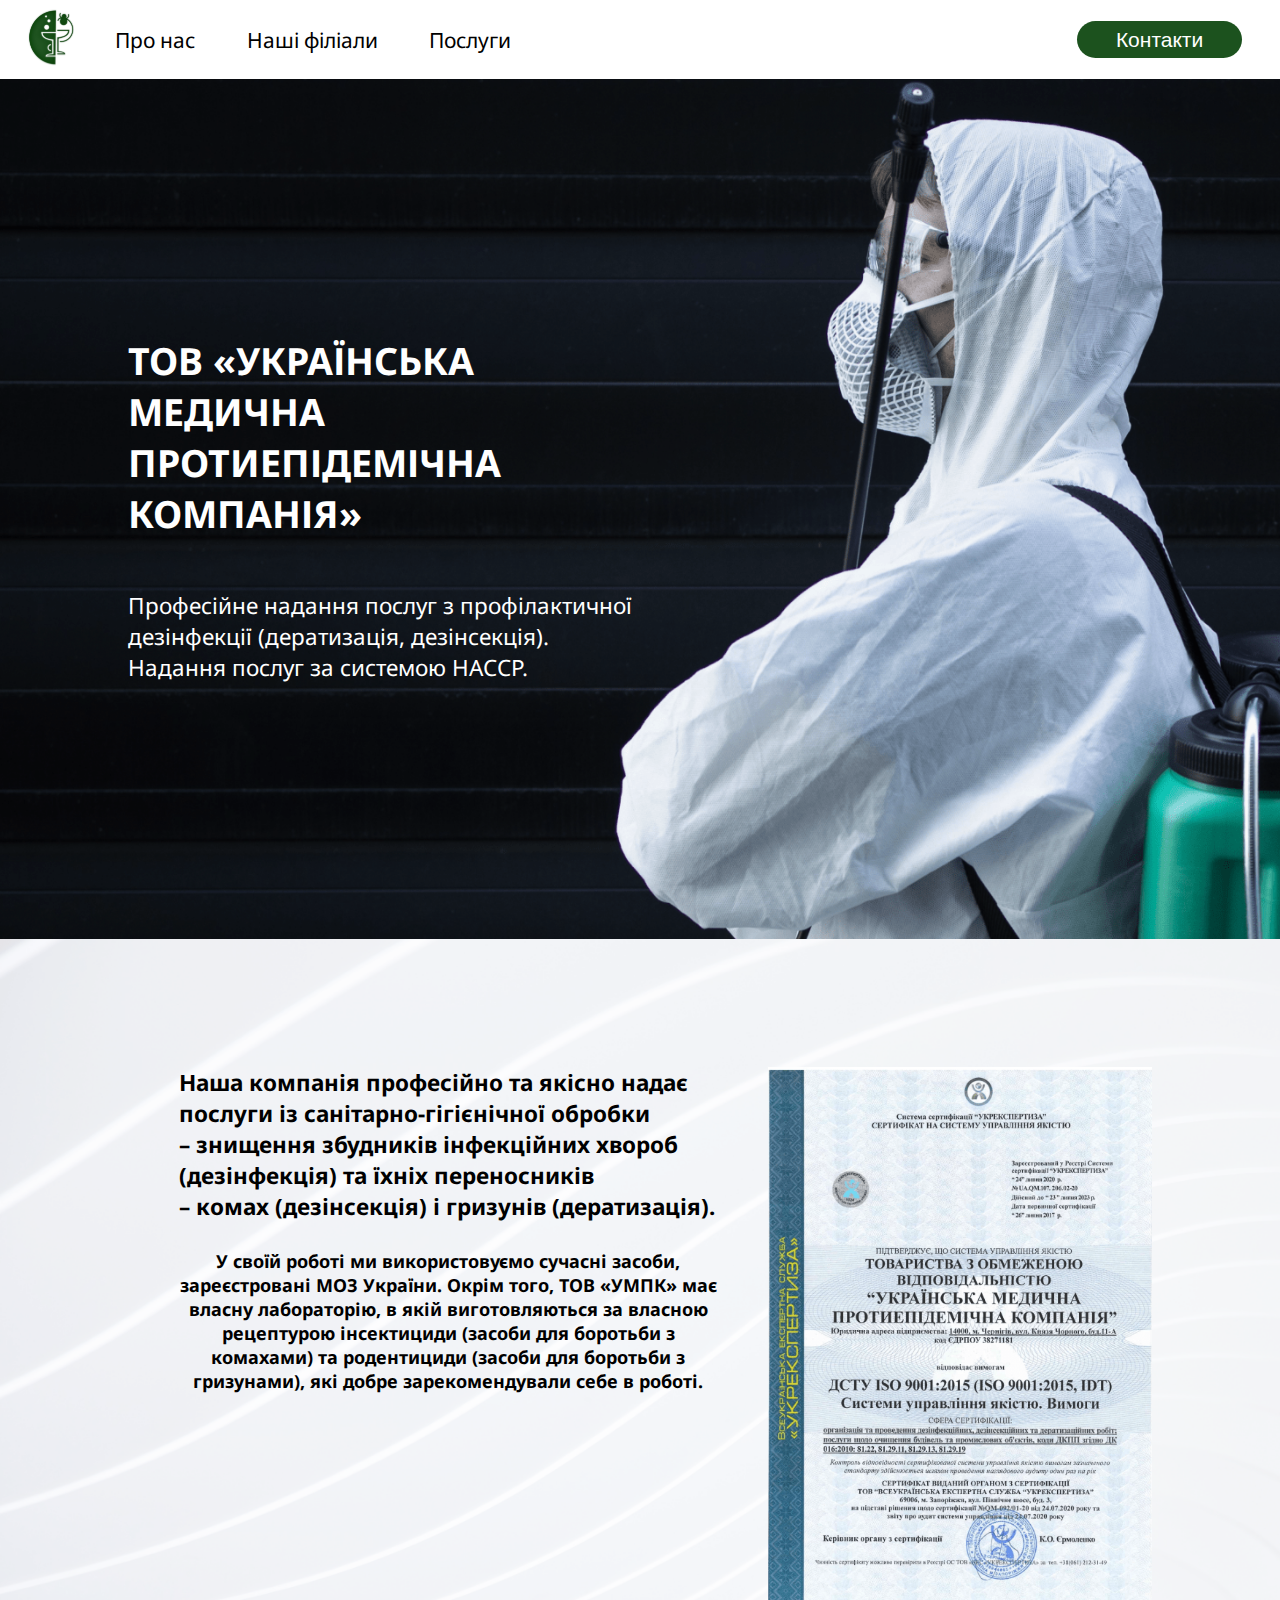
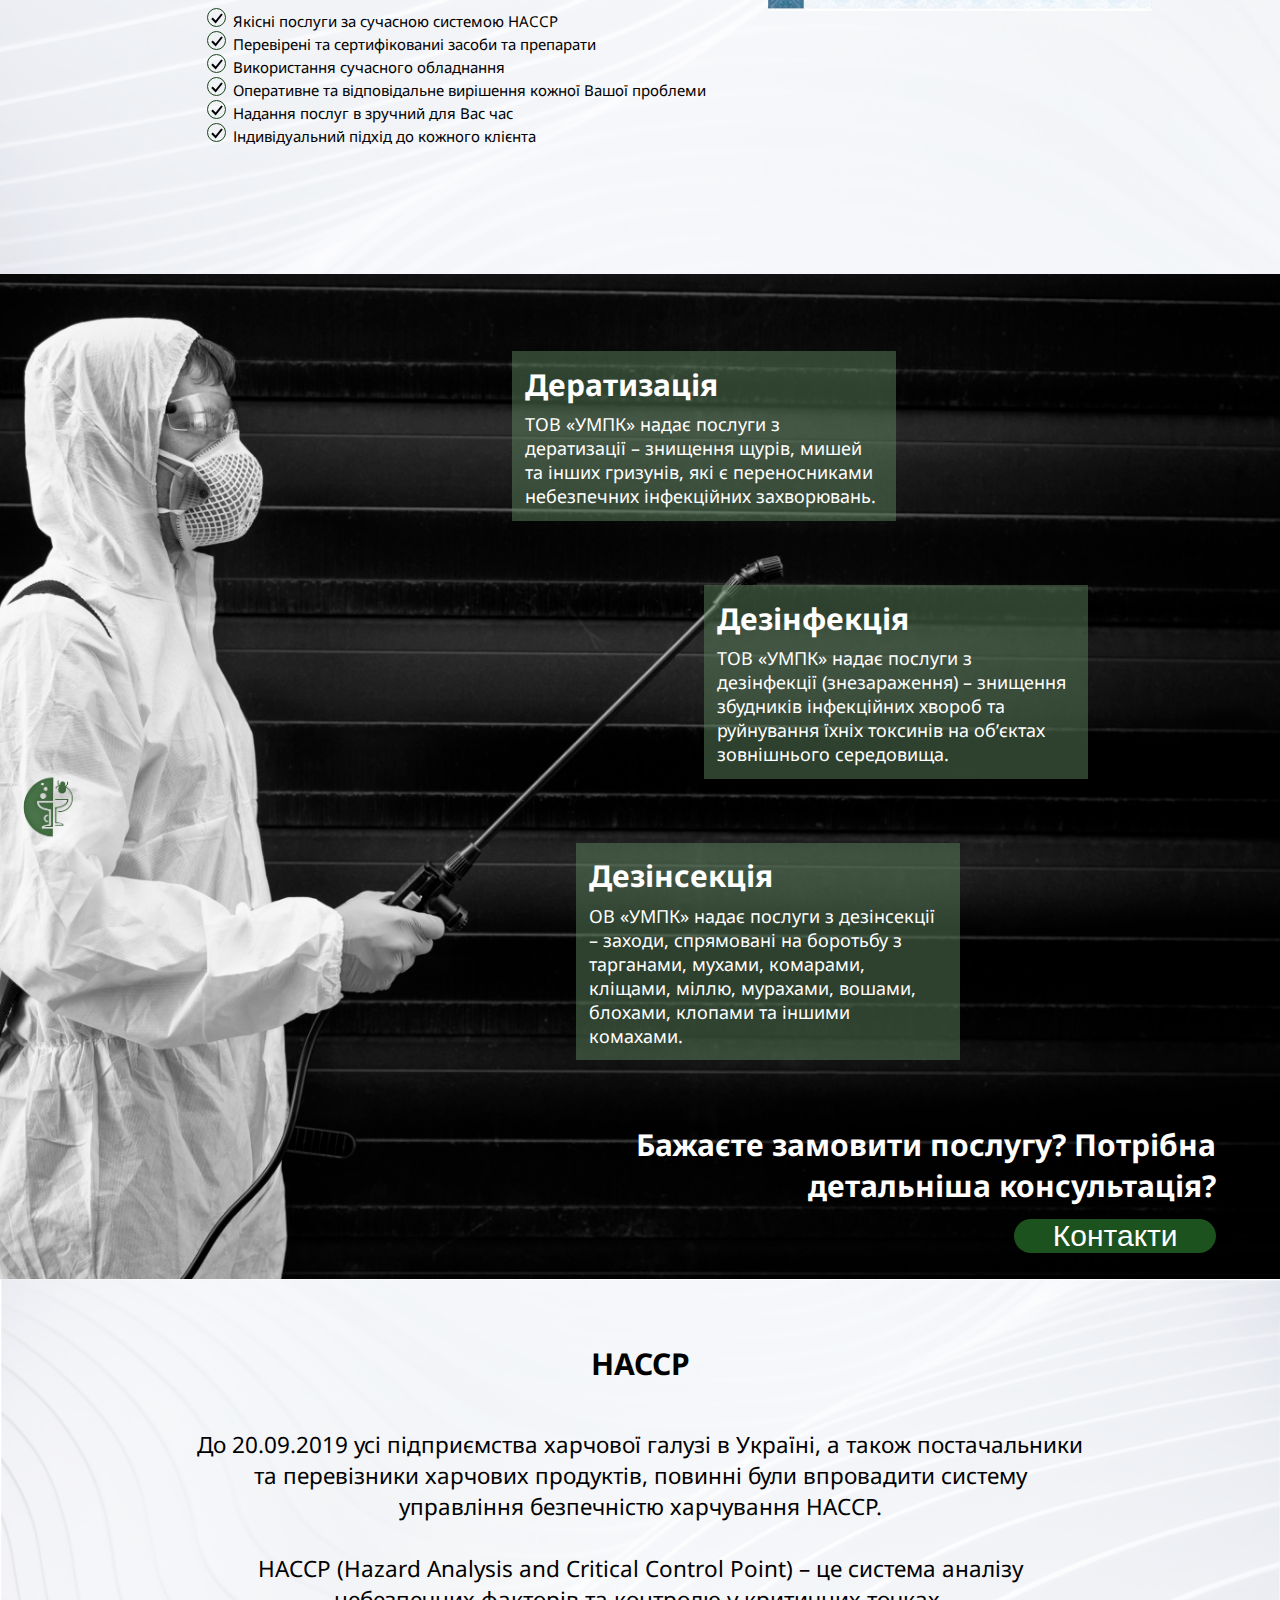
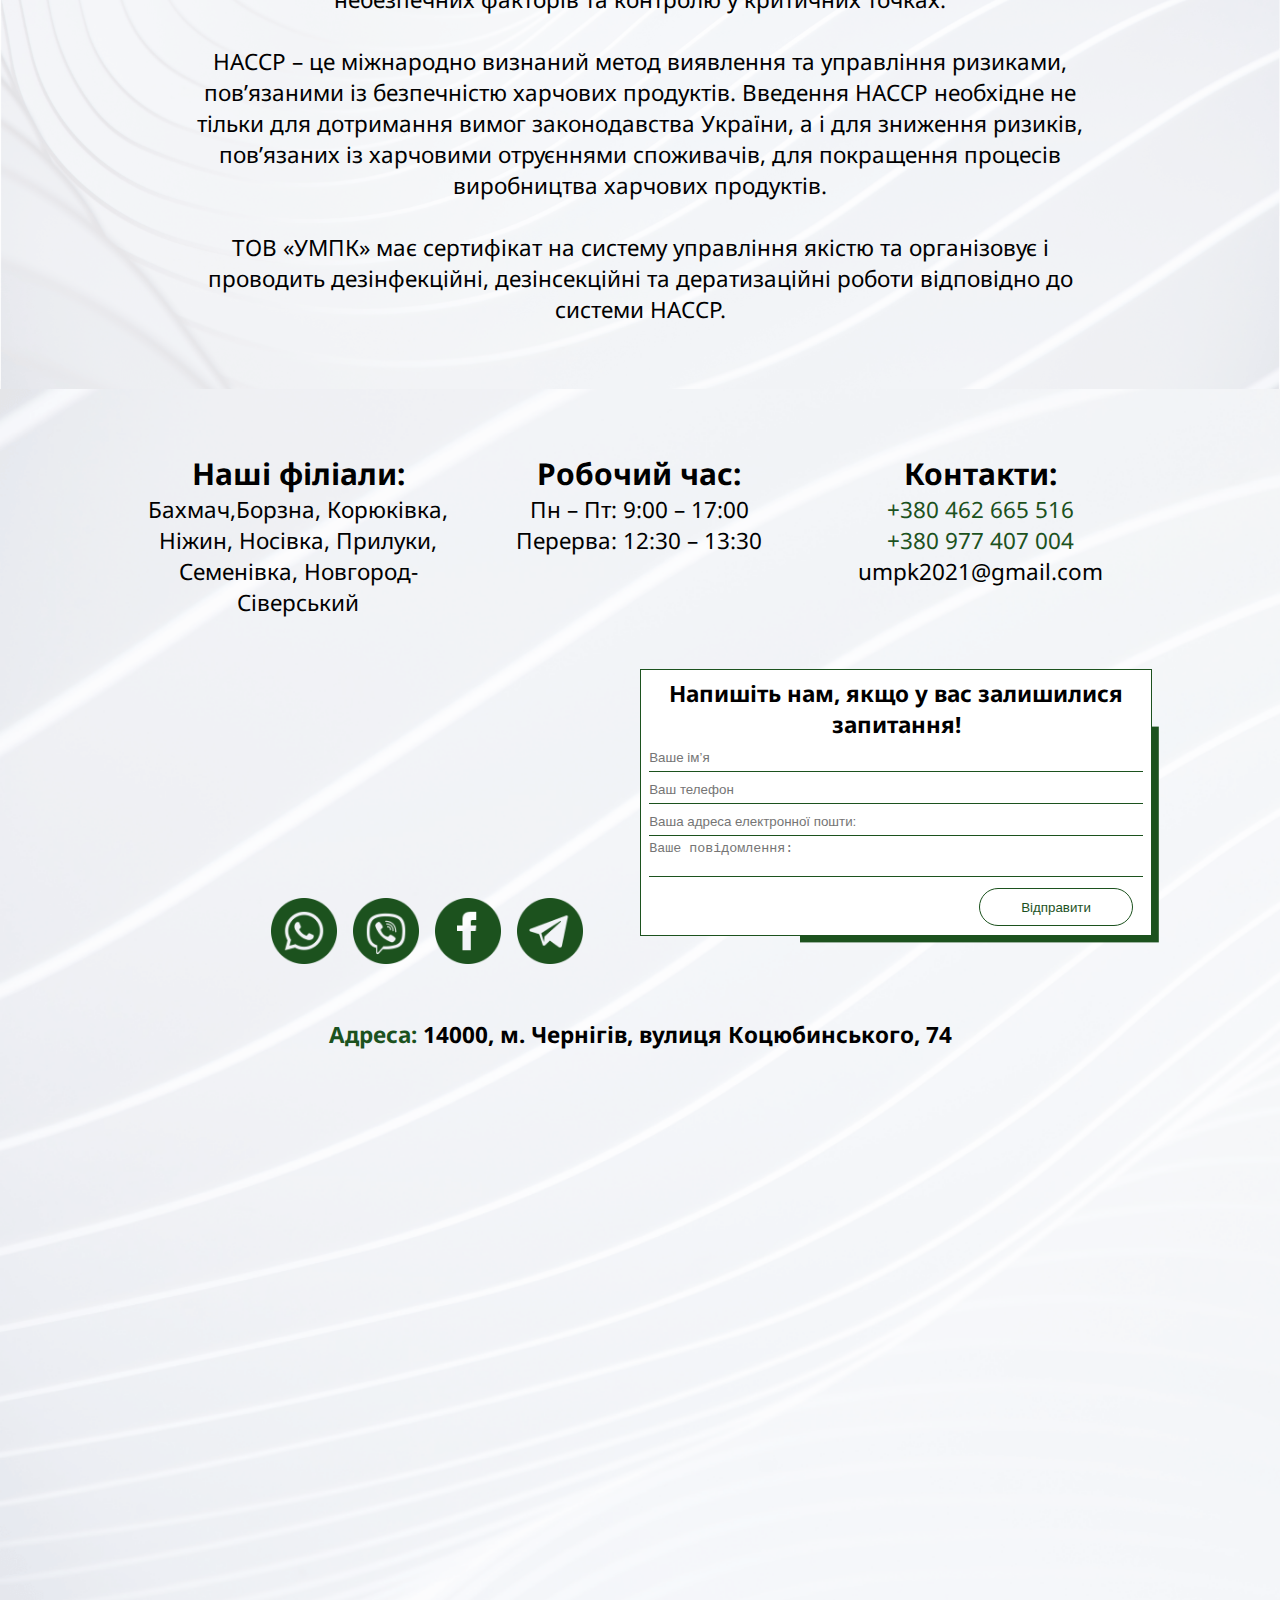
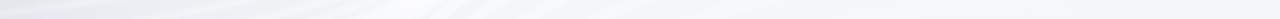
<file: index.html>
<!DOCTYPE html>
<html lang="uk">
  <head>
    <meta charset="UTF-8" />
    <meta http-equiv="X-UA-Compatible" content="IE=edge" />
    <meta name="viewport" content="width=device-width, initial-scale=1.0" />
    <meta name="description" content="Сайт компанії ТОВ 'УМПК'" />
    <title>UMPK</title>
    <link rel="stylesheet" type="text/css" href="css/style.css" />
    <link rel="preconnect" href="https://fonts.googleapis.com" />
    <link rel="preconnect" href="https://fonts.gstatic.com" crossorigin />
    <link
      href="https://fonts.googleapis.com/css2?family=Noto+Sans:wght@500;600&display=swap"
      rel="stylesheet"
    />
    <link
      href="https://cdn.jsdelivr.net/npm/bootstrap@5.2.3/dist/css/bootstrap.min.css"
      rel="stylesheet"
      integrity="sha384-rbsA2VBKQhggwzxH7pPCaAqO46MgnOM80zW1RWuH61DGLwZJEdK2Kadq2F9CUG65"
      crossorigin="anonymous"
    />
    <link rel="icon" href="/img/IMG_4781-removebg 1.svg" />
    <script
      src="https://cdn.jsdelivr.net/npm/bootstrap@5.2.3/dist/js/bootstrap.bundle.min.js"
      integrity="sha384-kenU1KFdBIe4zVF0s0G1M5b4hcpxyD9F7jL+jjXkk+Q2h455rYXK/7HAuoJl+0I4"
      crossorigin="anonymous"
    ></script>
  </head>
  <body>
    <section class="top-nav">
      <div>
        <img src="img/IMG_4781-removebg 1.svg" width="50" height="50" />
      </div>
      <input id="menu-toggle" type="checkbox" />
      <label class="menu-button-container" for="menu-toggle">
        <div class="menu-button"></div>
      </label>
      <ul class="menu">
        <li><a href="#tov">Про нас</a></li>
        <li><a href="#whiteManMobile">Послуги</a></li>
        <li><a href="#contactsMobile">Наші філіали</a></li>
        <li><a href="#contactsMobile">Контакти</a></li>
      </ul>
    </section>
    <section class="bottom-nav">
      <div class="header_section">
        <div class="HeaderLogo">
          <img src="img/IMG_4781-removebg 1.svg" />
        </div>
        <div class="header_item Button"><a href="#tov">Про нас</a></div>
        <div class="header_item Button">
          <a href="#contacts">Наші філіали</a>
        </div>
        <div class="header_item Button"><a href="#whiteMan">Послуги</a></div>
      </div>
      <div class="header_section">
        <button><a href="#contacts">Контакти</a></button>
      </div>
    </section>
    <section id="intro">
      <h1>ТОВ «УКРАЇНСЬКА МЕДИЧНА ПРОТИЕПІДЕМІЧНА КОМПАНІЯ»</h1>
      <p>
        Професійне надання послуг з профілактичної дезінфекції (дератизація,
        дезінсекція). Надання послуг за системою HACCP.
      </p>
    </section>
    <section id="tov">
      <div class="tovText">
        <h1>
          Наша компанія професійно та якісно надає послуги із
          санітарно-гігієнічної обробки <br />– знищення збудників інфекційних
          хвороб (дезінфекція) та їхніх переносників <br />– комах (дезінсекція)
          і гризунів (дератизація).
        </h1>
        <h2>
          У своїй роботі ми використовуємо сучасні засоби, зареєстровані МОЗ
          України. Окрім того, ТОВ «УМПК» має власну лабораторію, в якій
          виготовляються за власною рецептурою інсектициди (засоби для боротьби
          з комахами) та родентициди (засоби для боротьби з гризунами), які
          добре зарекомендували себе в роботі.
        </h2>
        <ul>
          <li>Якісні послуги за сучасною системою НАССР</li>
          <li>Перевірені та сертифікованиі засоби та препарати</li>
          <li>Використання сучасного обладнання</li>
          <li>Оперативне та відповідальне вирішення кожної Вашої проблеми</li>
          <li>Надання послуг в зручний для Вас час</li>
          <li>Індивідуальний підхід до кожного клієнта</li>
        </ul>
      </div>
      <div class="tovImg"><img src="/img/certificate.png" /></div>
    </section>
    <section id="haccpMobile">
      <h1>НАССР</h1>
      <p>
        До 20.09.2019 усі підприємства харчової галузі в Україні, а також
        постачальники та перевізники харчових продуктів, повинні були впровадити
        систему управління безпечністю харчування HACCP. <br /><br />НАССР
        (Hazard Analysis and Critical Control Point) – це система аналізу
        небезпечних факторів та контролю у критичних точках. <br /><br />НАССР –
        це міжнародно визнаний метод виявлення та управління ризиками,
        пов’язаними із безпечністю харчових продуктів. Введення НАССР необхідне
        не тільки для дотримання вимог законодавства України, а і для зниження
        ризиків, пов’язаних із харчовими отруєннями споживачів, для покращення
        процесів виробництва харчових продуктів.<br /><br />
        ТОВ «УМПК» має сертифікат на систему управління якістю та організовує і
        проводить дезінфекційні, дезінсекційні та дератизаційні роботи
        відповідно до системи HACCP.
      </p>
    </section>
    <section id="whiteMan">
      <div class="derat">
        <h2>Дератизація</h2>
        <p>
          ТОВ «УМПК» надає послуги з дератизації – знищення щурів, мишей та
          інших гризунів, які є переносниками небезпечних інфекційних
          захворювань.
        </p>
      </div>
      <div class="desinf">
        <h2>Дезінфекція</h2>
        <p>
          ТОВ «УМПК» надає послуги з дезінфекції (знезараження) – знищення
          збудників інфекційних хвороб та руйнування їхніх токсинів на об’єктах
          зовнішнього середовища.
        </p>
      </div>
      <div class="desinc">
        <h2>Дезінсекція</h2>
        <p>
          ОВ «УМПК» надає послуги з дезінсекції – заходи, спрямовані на боротьбу
          з тарганами, мухами, комарами, кліщами, міллю, мурахами, вошами,
          блохами, клопами та іншими комахами.
        </p>
      </div>
      <div class="whiteText">
        <h1>Бажаєте замовити послугу? Потрібна детальніша консультація?</h1>
        <button><a href="#contacts">Контакти</a></button>
      </div>
    </section>
    <section id="haccp">
      <h1>НАССР</h1>
      <p>
        До 20.09.2019 усі підприємства харчової галузі в Україні, а також
        постачальники та перевізники харчових продуктів, повинні були впровадити
        систему управління безпечністю харчування HACCP. <br /><br />НАССР
        (Hazard Analysis and Critical Control Point) – це система аналізу
        небезпечних факторів та контролю у критичних точках. <br /><br />НАССР –
        це міжнародно визнаний метод виявлення та управління ризиками,
        пов’язаними із безпечністю харчових продуктів. Введення НАССР необхідне
        не тільки для дотримання вимог законодавства України, а і для зниження
        ризиків, пов’язаних із харчовими отруєннями споживачів, для покращення
        процесів виробництва харчових продуктів.<br /><br />
        ТОВ «УМПК» має сертифікат на систему управління якістю та організовує і
        проводить дезінфекційні, дезінсекційні та дератизаційні роботи
        відповідно до системи HACCP.
      </p>
    </section>
    <section id="whiteManMobile">
      <div class="derat">
        <h2>Дератизація</h2>
        <p>
          ТОВ «УМПК» надає послуги з дератизації – знищення щурів, мишей та
          інших гризунів, які є переносниками небезпечних інфекційних
          захворювань.
        </p>
      </div>
      <div class="desinf">
        <h2>Дезінфекція</h2>
        <p>
          ТОВ «УМПК» надає послуги з дезінфекції (знезараження) – знищення
          збудників інфекційних хвороб та руйнування їхніх токсинів на об’єктах
          зовнішнього середовища.
        </p>
      </div>
      <div class="desinc">
        <h2>Дезінсекція</h2>
        <p>
          ОВ «УМПК» надає послуги з дезінсекції – заходи, спрямовані на боротьбу
          з тарганами, мухами, комарами, кліщами, міллю, мурахами, вошами,
          блохами, клопами та іншими комахами.
        </p>
      </div>
      <div class="whiteText">
        <h1>Бажаєте замовити послугу? Потрібна детальніша консультація?</h1>
        <button><a href="#contactsMobile">Контакти</a></button>
      </div>
    </section>
    <section id="contacts">
      <div class="wrapper">
        <div class="contacts">
          <h1>Наші філіали:</h1>
          <p>
            Бахмач,Борзна, Корюківка, <br />Ніжин, Носівка, Прилуки, Семенівка,
            Новгород-Сіверський
          </p>
        </div>
        <div class="contacts">
          <h1>Робочий час:</h1>
          <p>Пн – Пт: 9:00 – 17:00 <br />Перерва: 12:30 – 13:30</p>
        </div>
        <div class="contacts">
          <h1>Контакти:</h1>
          <p>
            <a href="tel:+380462665516">+380 462 665 516</a>
            <br />
            <a href="tel:+380977407004">+380 977 407 004</a>
            <br />
            <a class="mail" href="mailto:umpk2021@gmail.com"
              >umpk2021@gmail.com</a
            >
          </p>
        </div>
      </div>
      <div class="linksForms">
        <div class="links">
          <a href="https://api.whatsapp.com/send?phone=380977407004&text=UMPK"
            ><img src="/img/iconmonstr-whatsapp-4-72.png" /></a
          ><a href="https://msng.link/o/?380977407004=vi"
            ><img src="/img/iconmonstr-viber-4-72.png" /></a
          ><a
            href="https://www.facebook.com/people/Тов-Умпк/100087955585278/?mibextid=LQQJ4d"
            ><img src="img/iconmonstr-facebook-4-72.png" /></a
          ><a href="https://t.me/+380977407004"
            ><img src="/img/iconmonstr-telegram-4-72.png"
          /></a>
        </div>

        <div class="form">
          <form
            action="https://formspree.io/f/myyvqbrd"
            method="POST"
            target="_blank"
          >
            <h1>Напишіть нам, якщо у вас залишилися запитання!</h1>
            <div class="formEl">
              <input type="name" name="name" placeholder="Ваше імʼя" />
            </div>
            <div class="formEL">
              <input type="tel" name="tel" placeholder="Ваш телефон" />
            </div>
            <div class="formEl">
              <input
                type="email"
                name="email"
                placeholder="Ваша адреса електронної пошти:"
              />
            </div>
            <div class="formEl">
              <textarea
                name="message"
                placeholder="Ваше повідомлення:"
              ></textarea>
            </div>

            <!-- your other form fields go here -->
            <button type="submit">Відправити</button>
          </form>
        </div>
      </div>
      <h2><span>Адреса:</span> 14000, м. Чернігів, вулиця Коцюбинського, 74</h2>
      <iframe
        src="https://www.google.com/maps/embed?pb=!1m18!1m12!1m3!1d2483.978914671415!2d31.29878271580608!3d51.495254419412156!2m3!1f0!2f0!3f0!3m2!1i1024!2i768!4f13.1!3m3!1m2!1s0x46d548f25b1b612f%3A0x7b2fe113f473ef62!2z0LLRg9C70LjRhtGPINCa0L7RhtGO0LHQuNC90YHRjNC60L7Qs9C-LCA3NCwg0KfQtdGA0L3RltCz0ZbQsiwg0KfQtdGA0L3RltCz0ZbQstGB0YzQutCwINC-0LHQu9Cw0YHRgtGMLCAxNDAwMA!5e0!3m2!1suk!2sua!4v1670067713557!5m2!1suk!2sua"
        width="100%"
        height="450"
        style="border: 0"
        allowfullscreen=""
        loading="lazy"
        referrerpolicy="no-referrer-when-downgrade"
      ></iframe>
    </section>
    <section id="contactsMobile">
      <div class="wrapper">
        <div class="contacts">
          <h1>Робочий час:</h1>
          <p>Пн – Пт: 9:00 – 17:00 <br />Перерва: 12:30 – 13:30</p>
        </div>
        <div class="contacts">
          <h1>Контакти:</h1>
          <p>
            <a href="tel:+380462665516">+380 462 665 516</a>
            <br />
            <a href="tel:+380977407004">+380 977 407 004</a>
            <br />
            <a class="mail" href="mailto:umpk2021@gmail.com"
              >umpk2021@gmail.com</a
            >
          </p>
        </div>
      </div>
      <div class="form">
        <form
          action="https://formspree.io/f/myyvqbrd"
          method="POST"
          target="_blank"
        >
          <h1>Напишіть нам, якщо у вас залишилися запитання!</h1>
          <div class="formEl">
            <input type="name" name="name" placeholder="Ваше імʼя" />
          </div>
          <div class="formEL">
            <input type="tel" name="tel" placeholder="Ваш телефон" />
          </div>
          <div class="formEl">
            <input
              type="email"
              name="email"
              placeholder="Ваша адреса електронної пошти:"
            />
          </div>
          <div class="formEl">
            <textarea
              name="message"
              placeholder="Ваше повідомлення:"
            ></textarea>
          </div>

          <!-- your other form fields go here -->
          <button type="submit">Відправити</button>
        </form>
      </div>
      <div class="filiali">
        <h1>Наші філіали:</h1>
        <p>
          Бахмач,Борзна, Корюківка, <br />Ніжин, Носівка, Прилуки, Семенівка,
          Новгород-Сіверський
        </p>
      </div>
      <h2><span>Адреса:</span> 14000, м. Чернігів, вулиця Коцюбинського, 74</h2>
      <iframe
        src="https://www.google.com/maps/embed?pb=!1m18!1m12!1m3!1d2483.978914671415!2d31.29878271580608!3d51.495254419412156!2m3!1f0!2f0!3f0!3m2!1i1024!2i768!4f13.1!3m3!1m2!1s0x46d548f25b1b612f%3A0x7b2fe113f473ef62!2z0LLRg9C70LjRhtGPINCa0L7RhtGO0LHQuNC90YHRjNC60L7Qs9C-LCA3NCwg0KfQtdGA0L3RltCz0ZbQsiwg0KfQtdGA0L3RltCz0ZbQstGB0YzQutCwINC-0LHQu9Cw0YHRgtGMLCAxNDAwMA!5e0!3m2!1suk!2sua!4v1670067713557!5m2!1suk!2sua"
        width="100%"
        height="450"
        style="border: 0"
        allowfullscreen=""
        loading="lazy"
        referrerpolicy="no-referrer-when-downgrade"
      ></iframe>
      <div class="links">
        <a href="https://api.whatsapp.com/send?phone=380977407004&text=UMPK"
          ><img src="/img/iconmonstr-whatsapp-4-72.png" /></a
        ><a href="https://msng.link/o/?380977407004=vi"
          ><img src="/img/iconmonstr-viber-4-72.png" /></a
        ><a
          href="https://www.facebook.com/people/Тов-Умпк/100087955585278/?mibextid=LQQJ4d"
          ><img src="img/iconmonstr-facebook-4-72.png" /></a
        ><a href="https://t.me/+380977407004"
          ><img src="/img/iconmonstr-telegram-4-72.png"
        /></a>
      </div>
    </section>
  </body>
</html>
</file>
<file: css/style.css>
@import url(https://fonts.googleapis.com/css?family=Raleway);
* {
  margin: 0;
  padding: 0;
  box-sizing: border-box;
}

h2 {
  vertical-align: center;
  text-align: center;
}

body,
html {
  scroll-behavior: smooth;
  font-family: "Noto sans", sans-serif;
  font-size: 15px;
}

/*-------DESKTOP VERSION------------*/
@media screen and (min-width: 700px) {
  .top-nav {
    display: none;
  }
  .bottom-nav {
    width: 100%;
    display: flex;
    justify-content: space-between;
    padding: 0 1vw;
    background-color: white;
  }
  .bottom-nav a {
    transition: 0.4s ease-in-out;
    text-decoration: none;
    color: black;
    font-size: 1.4rem;
  }
  .bottom-nav button {
    padding: 0.5vw 3vw;
    margin-right: 2vw;
    border-radius: 20px;
    background-color: #1c521e;
    border: 0;
    transition: 0.4s ease-in-out;
  }
  .bottom-nav button a {
    color: white;
  }
  .bottom-nav button:hover {
    background-color: black;
  }
  .header_section {
    display: flex;
    align-items: center;
  }
  .header_item {
    padding: 0.5vw 2vw;
  }
  .header_item:hover a {
    color: green;
  }
  .HeaderLogo {
    padding-top: 1%;
  }
  #intro {
    background-image: url(../img/main.png);
    background-repeat: no-repeat;
    -webkit-background-size: cover;
    -moz-background-size: cover;
    -o-background-size: cover;
    background-size: cover;
    background-position: center;
    padding: 20% 10%;
  }
  #intro h1 {
    width: 50%;
    color: white;
    font-size: 2.5rem;
  }
  #intro p {
    margin-top: 5%;
    width: 50%;
    font-size: 1.5rem;
    color: white;
  }
  #tov {
    display: flex;
    flex-direction: row;
    background-image: url(../img/bgOne.png);
    background-repeat: no-repeat;
    background-size: cover;
    padding: 10%;
  }
  #tov .tovImg img {
    width: 30vw;
  }
  #tov .tovText {
    padding: 0 5%;
  }
  #tov .tovText h1 {
    font-size: 1.5rem;
  }
  #tov .tovText h2 {
    margin-top: 5%;
    font-size: 1.2rem;
  }
  #tov .tovText ul {
    margin-top: 40%;
    margin-left: 10%;
    list-style-image: url(../img/Group\ 198.svg);
  }
  #whiteManMobile {
    display: none;
  }
  #whiteMan {
    background-image: url(../img/whiteManTwo.png);
    background-repeat: no-repeat;
    -webkit-background-size: cover;
    -moz-background-size: cover;
    -o-background-size: cover;
    background-size: cover;
    background-position: center;
    text-align: left;
    padding: 1% 0;
  }
  #whiteMan h2,
  #whiteMan p {
    color: white;
  }
  #whiteMan p {
    font-size: 1.2rem;
    margin-top: 2%;
  }
  #whiteMan h2 {
    text-align: left;
    font-size: 2rem;
  }
  #whiteMan .derat {
    text-align: left;
    padding: 1%;
    background-color: rgba(92, 130, 93, 0.5);
    margin: 5% 0;
    margin-left: 40vw;
    width: 30vw;
  }
  #whiteMan .desinf {
    text-align: left;
    padding: 1%;
    background-color: rgba(92, 130, 93, 0.5);
    margin: 5% 0;
    margin-left: 55vw;
    width: 30vw;
  }
  #whiteMan .desinc {
    text-align: left;
    padding: 1%;
    background-color: rgba(92, 130, 93, 0.5);
    margin: 5% 0;
    margin-left: 45vw;
    width: 30vw;
  }
  #whiteMan .whiteText {
    width: 50vw;
    text-align: right;
    margin-left: 45vw;
  }
  #whiteMan .whiteText h1 {
    color: white;
  }
  #whiteMan .whiteText button {
    padding: 0 3vw;
    margin: 1vw 0;
    border-radius: 30px;
    background-color: #1c521e;
    border: 0;
    transition: 0.4s ease-in-out;
  }
  #whiteMan .whiteText button button:hover {
    background-color: black;
  }
  #whiteMan .whiteText button a {
    color: white;
    text-decoration: none;
    font-size: 2rem;
  }
  #haccpMobile {
    display: none;
  }
  #haccp {
    text-align: center;
    background-image: url(../img/bgTwo.png);
    background-repeat: no-repeat;
    background-size: cover;
    padding: 5% 15%;
  }
  #haccp h1 {
    font-size: 2rem;
  }
  #haccp p {
    font-size: 1.5rem;
    margin-top: 5%;
  }
  #contactsMobile {
    display: none;
  }
  #contacts {
    text-align: center;
    background-image: url(../img/bgThree.png);
    background-repeat: no-repeat;
    background-size: cover;
    padding: 5% 10%;
  }
  #contacts span {
    color: #1c521e;
  }
  #contacts p {
    font-size: 1.5rem;
  }
  #contacts h2 {
    margin-bottom: 5%;
  }
  #contacts a {
    text-decoration: none;
    color: #1c521e;
  }
  #contacts .mail {
    transition: 0.4s ease-in-out;
    color: black;
  }
  #contacts .mail:hover {
    color: #1c521e;
  }
  #contacts .wrapper {
    display: flex;
    flex-direction: row;
  }
  #contacts .contacts {
    width: 33.3%;
  }
  form {
    border: 1px solid #1c521e;
    padding: 2%;
    background-color: #fff;
    width: 40vw;
    text-align: center;
  }
  form h1 {
    font-size: 1.5rem;
  }
  form input {
    margin-top: 1%;
    width: 100%;
    height: 3vh;
    border-top: 0 white;
    border-right: 0 white;
    border-left: 0 white;
    border-bottom: 1px solid #1c521e;
  }
  form textarea {
    margin-top: 1%;
    height: 4vh;
    border-top: 0 white;
    border-right: 0 white;
    border-left: 0 white;
    border-bottom: 1px solid #1c521e;
    width: 100%;
    resize: none;
  }
  form button {
    margin-top: 1.5%;
    width: 12vw;
    height: 3vw;
    border-radius: 2vw;
    background-color: #fff;
    border: 1px solid #1c521e;
    color: #1c521e;
    margin-left: 25vw;
  }
  .form {
    margin: 0 auto;
    height: fit-content;
    width: 50%;
    box-shadow: 10.5vw 2.5vw 0px -2vw #1c521e;
  }
  .linksForms {
    display: flex;
    flex-direction: row;
    justify-content: space-between;
    padding: 5% 10%;
    width: 100%;
  }
  .links {
    margin: 0 auto;
    padding: 0 5%;
    display: flex;
    flex-direction: row;
    width: 50%;
  }
  .links a {
    margin-top: 70%;
    margin-right: 5%;
  }
  .links img {
    width: 100%;
  }
}
/*-------MOBILE VERSION-------*/
@media screen and (max-width: 700px) {
  .bottom-nav {
    display: none;
  }
  .top-nav {
    display: flex;
    flex-direction: row;
    align-items: center;
    justify-content: space-between;
    background-color: #00baf0;
    background: white;
    /* W3C, IE 10+/ Edge, Firefox 16+, Chrome 26+, Opera 12+, Safari 7+ */
    color: rgb(17, 21, 28);
    height: 50px;
    padding: 1em;
  }
  .top-nav a {
    text-decoration: none;
    color: white;
  }
  .menu {
    display: flex;
    flex-direction: row;
    list-style-type: none;
    margin: 0;
    padding: 0;
  }
  .menu > li {
    margin: 0 1rem;
    overflow: hidden;
  }
  .menu-button-container {
    display: none;
    height: 100%;
    width: 30px;
    cursor: pointer;
    flex-direction: column;
    justify-content: center;
    align-items: center;
  }
  #menu-toggle {
    display: none;
  }
  .menu-button,
  .menu-button::before,
  .menu-button::after {
    display: block;
    background-color: #1c521e;
    position: absolute;
    height: 4px;
    width: 30px;
    transition: transform 400ms cubic-bezier(0.23, 1, 0.32, 1);
    border-radius: 2px;
  }
  .menu-button::before {
    content: "";
    margin-top: -8px;
  }
  .menu-button::after {
    content: "";
    margin-top: 8px;
  }
  #menu-toggle:checked + .menu-button-container .menu-button::before {
    margin-top: 0px;
    transform: rotate(405deg);
  }
  #menu-toggle:checked + .menu-button-container .menu-button {
    background: #0e1115;
  }
  #menu-toggle:checked + .menu-button-container .menu-button::after {
    margin-top: 0px;
    transform: rotate(-405deg);
  }
}
@media screen and (max-width: 700px) and (max-width: 700px) {
  .nav {
    display: none;
    visibility: hidden;
  }
  .menu-button-container {
    display: flex;
  }
  .menu {
    position: absolute;
    top: 0;
    margin-top: 50px;
    left: 0;
    flex-direction: column;
    width: 100%;
    justify-content: center;
    align-items: center;
  }
  #menu-toggle ~ .menu li {
    height: 0;
    margin: 0;
    padding: 0;
    border: 0;
    transition: height 400ms cubic-bezier(0.23, 1, 0.32, 1);
  }
  #menu-toggle:checked ~ .menu li {
    border: 1px solid #333;
    height: 2.5em;
    padding: 0.5em;
    transition: height 400ms cubic-bezier(0.23, 1, 0.32, 1);
  }
  .menu > li {
    display: flex;
    justify-content: center;
    margin: 0;
    padding: 0.5em 0;
    width: 100%;
    color: white;
    background-color: #222;
  }
  .menu > li:not(:last-child) {
    border-bottom: 1px solid #444;
  }
}
@media screen and (max-width: 700px) {
  #intro {
    height: 100vh;
    width: 100%;
    background-image: url(../img/main.png);
    background-repeat: no-repeat;
    background-size: cover;
    background-attachment: initial;
    background-position: 53% 70%;
    padding: 30% 15%;
    text-align: center;
  }
  #intro h1 {
    font-size: 2rem;
    margin: 0 auto;
    color: white;
  }
  #intro p {
    margin-top: 15%;
    font-size: 1.5rem;
    color: white;
    font-weight: 500;
  }
}
@media screen and (max-width: 700px) {
  #tov {
    text-align: center;
    background-image: url(../img/bgOne.png);
    background-repeat: no-repeat;
    background-size: cover;
    padding: 10%;
  }
  #tov .tovImg img {
    margin-top: 10%;
    width: 40vw;
  }
  #tov .tovText h1 {
    line-height: 1.75rem;
    margin-top: 15vh;
    font-size: 1.25rem;
    letter-spacing: 6%;
  }
  #tov .tovText h2 {
    text-align: center;
    margin-top: 15vh;
    font-size: 1.25rem;
  }
  #tov .tovText ul {
    list-style-position: inside;
    margin: 0 auto;
    text-align: left;
    width: 100%;
    margin-top: 15vh;
    list-style-image: url(../img/Group\ 198.svg);
  }
  #tov .tovText li {
    font-size: 1rem;
    text-align: left;
    width: 100%;
    margin: 0 auto;
  }
}
@media screen and (max-width: 700px) {
  #whiteMan {
    display: none;
  }
}
@media screen and (max-width: 700px) {
  #whiteManMobile {
    background-image: url(../img/whiteManTwo.png);
    background-repeat: no-repeat;
    -webkit-background-size: cover;
    -moz-background-size: cover;
    -o-background-size: cover;
    background-size: cover;
    background-attachment: initial;
    background-position: center;
    padding: 10%;
    text-align: center;
  }
  #whiteManMobile h2,
  #whiteManMobile p {
    text-align: left;
    color: white;
    font-size: 1rem;
  }
  #whiteManMobile h2 {
    text-align: left;
  }
  #whiteManMobile .derat {
    border-radius: 2vw;
    padding: 1% 2%;
    background-color: rgba(92, 130, 93, 0.5);
    margin: 20% 0;
    width: 100%;
  }
  #whiteManMobile .desinf {
    border-radius: 2vw;
    padding: 1% 2%;
    background-color: rgba(92, 130, 93, 0.5);
    margin: 20% 0;
    width: 100%;
  }
  #whiteManMobile .desinc {
    border-radius: 2vw;
    padding: 1% 2%;
    background-color: rgba(92, 130, 93, 0.5);
    margin: 20% 0;
    width: 100%;
  }
  #whiteManMobile .whiteText {
    width: 100%;
    text-align: center;
    text-align: right;
  }
  #whiteManMobile .whiteText h1 {
    text-align: right;
    font-size: 1rem;
    color: white;
  }
  #whiteManMobile .whiteText button {
    padding: 0.5vw 3vw;
    margin: 2vw 0;
    margin-bottom: 5vw;
    border-radius: 20px;
    background-color: #1c521e;
    border: 0;
    transition: 0.4s ease-in-out;
  }
  #whiteManMobile .whiteText button a {
    color: white;
    text-decoration: none;
    font-size: 1.25rem;
  }
}
@media screen and (max-width: 700px) {
  #haccp {
    display: none;
  }
}
@media screen and (max-width: 700px) {
  #haccpMobile {
    text-align: center;
    background-image: url(../img/bgTwo.png);
    background-repeat: no-repeat;
    background-size: cover;
    padding: 10% 15%;
  }
  #haccpMobile h1 {
    font-size: 1.5rem;
  }
  #haccpMobile p {
    font-size: 1rem;
    margin-top: 5%;
  }
}
@media screen and (max-width: 700px) {
  #contacts {
    display: none;
  }
}
@media screen and (max-width: 700px) {
  #contactsMobile {
    text-align: center;
    background-image: url(../img/bgThree.png);
    background-repeat: no-repeat;
    background-size: cover;
    padding: 15% 5%;
  }
  #contactsMobile .wrapper {
    display: flex;
    flex-direction: row;
    margin-bottom: 10%;
  }
  #contactsMobile h1 {
    font-size: 1rem;
  }
  #contactsMobile h2 {
    font-size: 0.75rem;
    margin-bottom: 10%;
  }
  #contactsMobile p {
    font-size: 1rem;
    margin-top: 2%;
  }
  #contactsMobile a {
    text-decoration: none;
    color: #1c521e;
  }
  #contactsMobile .mail {
    color: black;
  }
  #contactsMobile .mail:hover {
    color: #1c521e;
  }
  #contactsMobile .contacts {
    width: 100%;
  }
  #contactsMobile img {
    margin: 5% auto;
    width: 100%;
  }
  #contactsMobile span {
    color: #1c521e;
  }
  #contactsMobile .filiali {
    text-align: left;
    margin-top: 15%;
    margin-bottom: 10%;
  }
  #contactsMobile .filiali p {
    font-size: 0.75rem;
  }
}
@media screen and (max-width: 700px) {
  form {
    border: 1px solid #1c521e;
    padding: 2%;
    background-color: #fff;
    width: 100%;
    text-align: center;
  }
  form h1 {
    font-size: 1.5rem;
  }
  form input {
    margin-top: 1%;
    width: 100%;
    height: 3vh;
    border-top: 0 white;
    border-right: 0 white;
    border-left: 0 white;
    border-bottom: 1px solid #1c521e;
  }
  form textarea {
    margin-top: 1%;
    height: 4vh;
    border-top: 0 white;
    border-right: 0 white;
    border-left: 0 white;
    border-bottom: 1px solid #1c521e;
    width: 100%;
    resize: none;
  }
  form button {
    margin-top: 1.5%;
    width: 30vw;
    height: 10vw;
    border-radius: 20vw;
    background-color: #fff;
    border: 1px solid #1c521e;
    color: #1c521e;
    margin-left: 35vw;
  }
}
@media screen and (max-width: 700px) {
  .form {
    margin: 0 auto;
    height: fit-content;
    width: 100%;
    box-shadow: 3.5vw 3.5vw 0px -2vw #1c521e;
  }
}
@media screen and (max-width: 700px) {
  .links {
    margin: 0 auto;
    padding: 0 5%;
    display: flex;
    flex-direction: row;
    width: 80%;
  }
  .links a {
    margin-right: 5%;
    margin-top: 10%;
  }
}

/*# sourceMappingURL=style.css.map */
</file>
